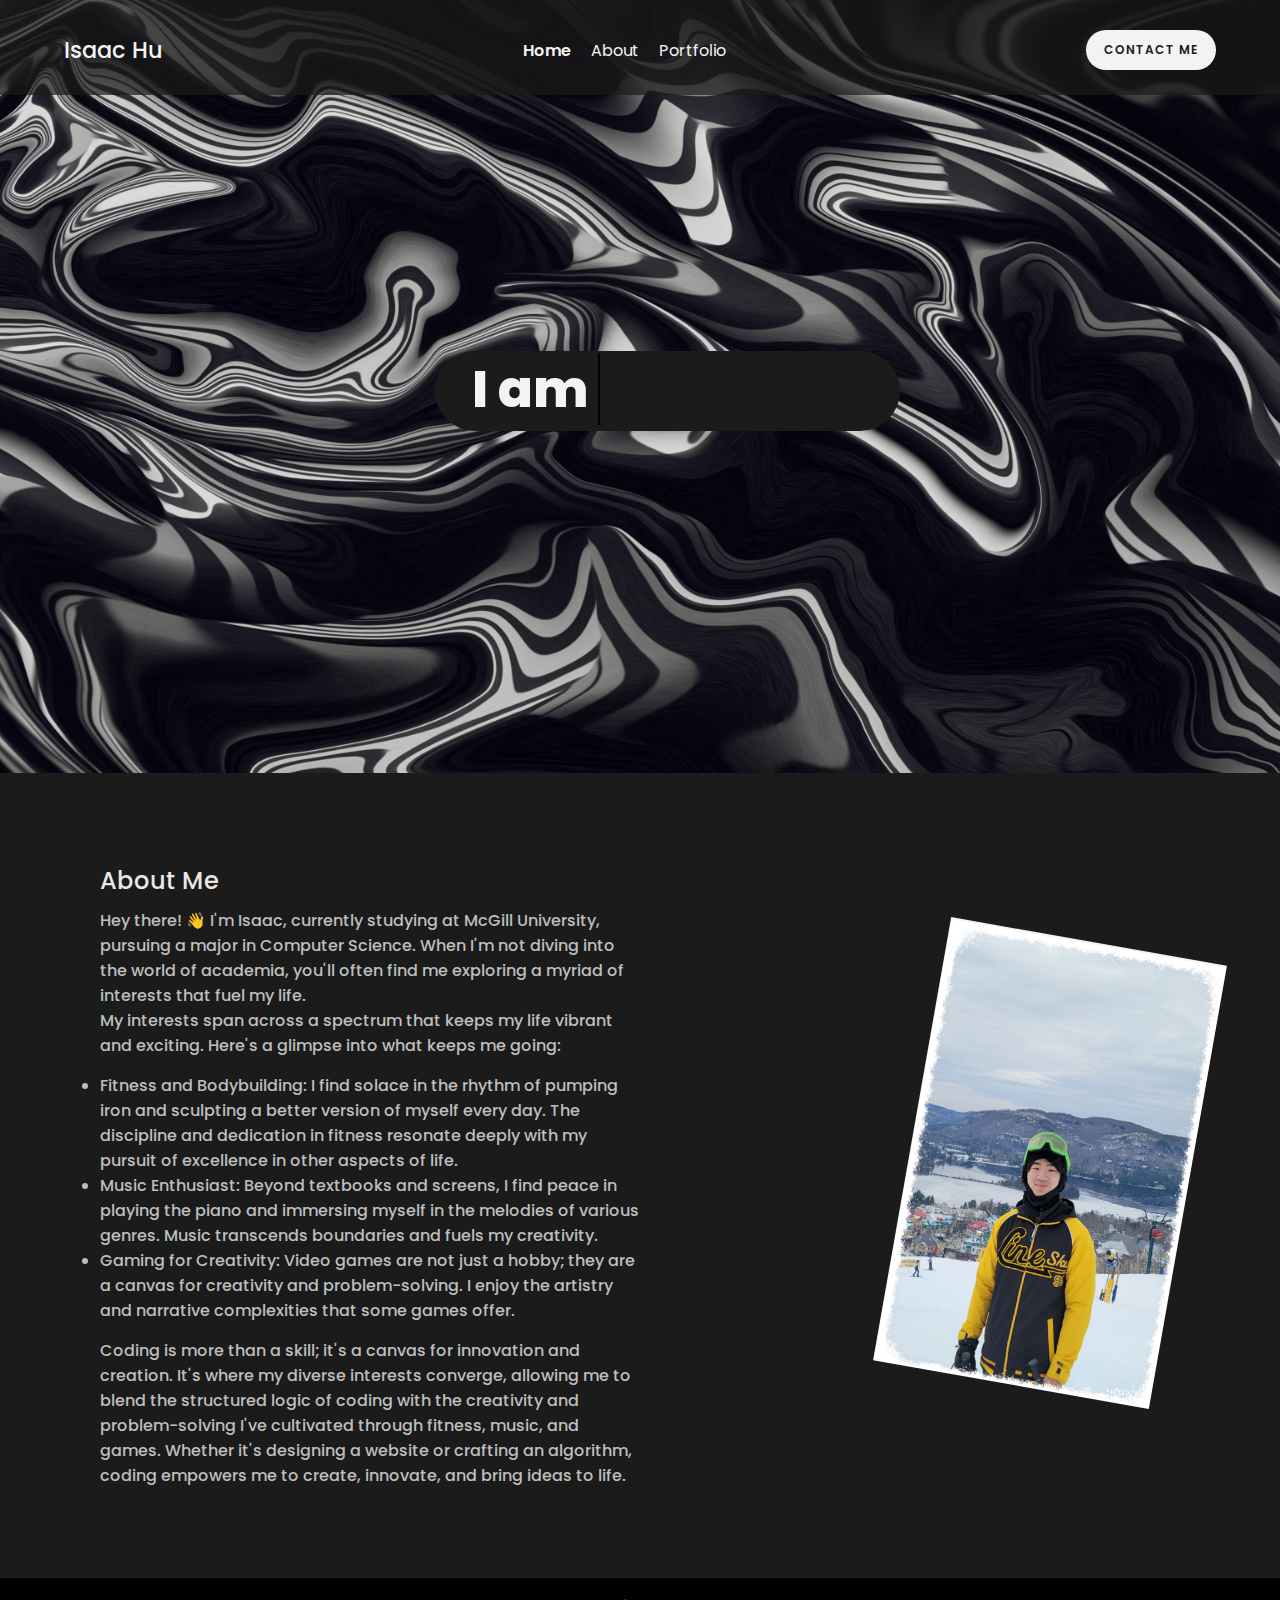
<file: index.html>
<!DOCTYPE html>
<html lang="en">
<head>
    <meta charset="UTF-8">
    <meta http-equiv="X-UA-Compatible" content="IE=edge">
    <meta name="viewport" content="width=device-width, intiial-scale=1.0">

    <title>My Portfolio</title>
    <link rel="stylesheet" href="css/stylesheet.css"/>

    <!--Small icon in tab-->
    <link rel="shortcut icon" href = "images/2510.png"/>
    <!--Import Font-->
    <link rel="preconnect" href="https://fonts.googleapis.com">
    <link rel="preconnect" href="https://fonts.gstatic.com" crossorigin>
    <link href="https://fonts.googleapis.com/css2?family=Poppins:ital,wght@0,300;0,400;0,500;0,600;1,900&display=swap" rel="stylesheet">

</head>
<body>
    
    <section id="main">
        <div class="nav-bar">
            <div class="nav">
                <div class="logo">
                    <a href="#" class="logo-text">Isaac Hu</a>
                </div>
                <ul class="menu">
                    <li><a href="#" class="active">Home</a></li>
                    <li><a href="#about">About</a></li>
                    <li><a href="portfolio.html">Portfolio</a></li>
                </ul>
                <a href="#" class="contact-button">Contact Me</a>
            </div>
        </div>
        <div class="main-text">
            <span class="text one"> I am </span>
            <span class="text two"></span>
        </div>
        <script src="js/textAnimation.js"></script>

    </section>

    <div class="main-background"></div>

    <section class = "about" id="about">
        <div class="about-text">
            <h2>About Me</h2>
            <p>Hey there! 👋 I'm Isaac, currently studying at McGill University, pursuing a major in Computer Science. When I'm not diving into the world of academia, you'll often find me exploring a myriad of interests that fuel my life.</p>
            <p>My interests span across a spectrum that keeps my life vibrant and exciting. Here's a glimpse into what keeps me going: </p>
            <ul>
                <li>Fitness and Bodybuilding: I find solace in the rhythm of pumping iron and sculpting a better version of myself every day. The discipline and dedication in fitness resonate deeply with my pursuit of excellence in other aspects of life.</li>
                <li>Music Enthusiast: Beyond textbooks and screens, I find peace in playing the piano and immersing myself in the melodies of various genres. Music transcends boundaries and fuels my creativity.</li>
                <li>Gaming for Creativity: Video games are not just a hobby; they are a canvas for creativity and problem-solving. I enjoy the artistry and narrative complexities that some games offer.</li>

            </ul>
            <p class = "conclusion">Coding is more than a skill; it's a canvas for innovation and creation. It's where my diverse interests converge, allowing me to blend the structured logic of coding with the creativity and problem-solving I've cultivated through fitness, music, and games. Whether it's designing a website or crafting an algorithm, coding empowers me to create, innovate, and bring ideas to life.
        </div>
        <div class="img-container"> 
            <img src="images/me.png" class="my-img" alt="Skiing at Mont-Tremblant">
        </div>
        </p>
    </section>
   <div class="footer1">
    <h2>Copyright © Isaac Hu 2023</h2>
   </div>
</body>

</html>
</file>
<file: css/stylesheet.css>
*{
    margin: 0px;
    box-sizing: border-box;
    font-family: poppins;
}
html {
    scroll-behavior: smooth;
}
/* Removes underline on hyperlink */
a{
    text-decoration: none;
}


/* Homescreen Background */
.main-background{
    position: absolute;
    bottom:0px;
    width: 100%;
    height: 100vh;
    background-image: url('../images/pxfuel.jpg');
    background-size: cover;
    background-position: center;
    background-attachment: fixed;
    overflow: hidden;
    z-index: -1; 
}

/* Navigation Bar at the Top */
.nav{
    display: flex;
    justify-content: space-between;
    align-items: center;
    max-width: 1200px;
    width: 90%;
    padding: 30px 0px;
    margin: auto;
}

/* Text of Isaac Hu Logo */
.logo-text{
    color: #f3f3f3;
    font-weight: 500;
    font-size: 1.4rem; 
    transition: font-weight 0s;
}

/* Hover Animation */
.logo a:hover{
    color:#f3f3f3;
    font-weight: 1000;
    font-size: 1.4rem; 
    transition-duration: 1s;
}

/* Menu Bar at the Top (Home About Portfolio) */
.menu{
    display: flex;
    justify-content: center;
    align-items: center;
    padding: 0px;
    list-style: none;
}

.menu li a{
    color: #f3f3f3;
    margin: 0px 10px;
    font-weight: 400;
}

/* Hover Animation */
.menu li a.active,
.menu li a:hover{
    color: #f3f3f3;
    font-weight: 600;

}

/* Nav Bar */
.nav-bar{
    background-color: rgba(27, 27, 27, 0.7); 
    height: 95px; 
    width: 100%; 
    display: flex;
}

/* Contact Button */
.contact-button{
    width: 130px;
    height: 40px;
    display: flex;
    font-size: 12px;
    letter-spacing: 1px;
    font-weight: 600;
    justify-content: center;
    align-items: center;
    background-color: #f3f3f3;
    border-radius: 20px;
    color: #1b1b1b;
    text-transform: uppercase;
}
/* Center Text Bubble */
.main-text{
    justify-content: center;
    align-items: center;
    max-width: 1920px;
    min-width: 465px;
    width: 24%;
    margin: 20px auto; 
    border-radius: 40px;
    overflow: hidden; 
    margin-top: 20%;
    margin-left: 34vw;
    height: 80px;
    background-color: #1b1b1b;

} 

/* Center Text Styling */
.main-text .text{
    text-align: left;
    position: relative;
    color: #8e0000;
    font-size: 3.2rem;
    font-weight: 800;
    
}

/* "I am" text */
.main-text .text.one{
    margin-left: 8%;
    color:#f3f3f3
}

/* Animated Text */
.main-text .text.two:before{
    content: "";
    position: absolute;
    top: 0;
    left: 0;
    height: 100%;
    width: 100%;
    background-color: #1b1b1b;
    border-left: 2px solid #000000;
    animation: animate 3s steps(15) infinite;
}

@keyframes animate{
    40%, 60%{
        left: calc(100% + 4px);
    }
    100%{
        left: 0%
    }
}

/* About Me */
.about{
    position: relative;
    width: 100%;
    min-width: 300px;
    margin-top: 38vh;
    background-color: #1b1b1b;
    display: flex;
    justify-content: space-between;
    padding: 40px;
    
}
.about h2{
    color: #eae7e7;
    font-weight: 500;
    padding-left: 10%;
    padding-top: 50px;
    padding-bottom: 10px;
    max-width: 800px;
}
.about p{
    color: #bebebe;
    font-weight: 500;
    padding-left: 10%;
    max-width: 800px;
    min-width: 300px;
}
.about ul{
    color: #bebebe;
    font-weight: 500;
    padding-top: 15px;
    padding-bottom: 15px;
    padding-left: 10%;
    max-width: 800px;
    min-width: 500px;
}
.conclusion{
    padding-bottom: 50px;                                           
}

/* My Image  */
.img-container{
    min-width: 300px;
    width: 25%;
    height: 100%;
    padding-top: 125px;
    padding-left: 30vh;
}
.my-img {
    min-width: 280px;
    height: 450px;
    width: 280px;
    max-width: 100%;
    transform: rotate(10deg);
}

/* PORTFOLIO STYLING SECTION */
/* Coloring for Nav Bar */
.top-bar{
    position: absolute;
    width: 100%;
    height: 95px;
    background-color: rgba(0, 0, 0, 0.7);
    top: 0px;
    z-index: -1;
}

/* Portfolio Header */
.portfolio-h1{
    background-image: linear-gradient(to top, #f8f8f8, rgb(41, 41, 41));
    position: relative;
    width: 100%;
    height: 350px;
    font-size: 2.5rem;
    display: flex;
    flex-direction: column;
    justify-content: center;
    align-items: center;
    padding-bottom: 50px;
}
/* Portfolio Title */
.portfolio-h1 h1{
    text-align: center;
    color: #f3f3f3;
}
/* Portfolio Description */
.portfolio-h1 p{
    font-weight: 5%;
    font-size: 1.8rem;
}
/* Line seperator */
.line{
    position: relative;
    top: 30px;
    height: 3px;
    width: 100px;
    background-color: #000000;
}
/* All portfolio bullet points */
.points{
    width: 100%;
    height: 100%;
    position: relative;
    
}
.points h2{
    padding-top: 50px;
    padding-left: 26%;
    font-weight: 1000;
    font-size: 28px;
    padding-right: 20%;
    text-decoration: underline;
}
.skills{
    display: flex;
    flex-direction: column; 
    padding-left: 28%; 
    padding-top: 10px;
    list-style-type: "◇  ";
}
.skills strong{
    font-weight: 450;
}
.points li{
    padding-left: 0.1em;
    font-size: 20px;
    font-weight: 800;

}
.tech{
    display: flex;
    flex-direction: column; 
    padding-left: 28%; 
    padding-top: 10px;
    list-style-type: "◇  ";
}
.tech li{
    font-size: medium;
    font-weight: normal;
    padding-bottom: 10px;
}

/* Date formatting */
.date{
    color:rgba(50, 50, 50, 0.645);
    margin-top: -4px;
    font-size: 13px;
    padding-left: 2px;
}
/* Portfolio Background Texture */
.portfolio-texture{
    position: absolute;
    width: 100%;
    height: 100vh;
    z-index: -1;
    background-image: url('../images/paper.jpg');
    background-size: cover;
    background-position: center;
    background-attachment: fixed;
    overflow: hidden;
    opacity: 0.3;
}

/* Footer Styling */
.footer1{
    position: relative;
    bottom: 0px;
    width: 100%;
    height: 50px;
    background-color: #000000;
}
.footer1 h2{
    text-align: center;
    color: #f3f3f388;
    font-weight: 2;
    font-size: 0.8rem;
    padding-top: 18px;
}
</file>
